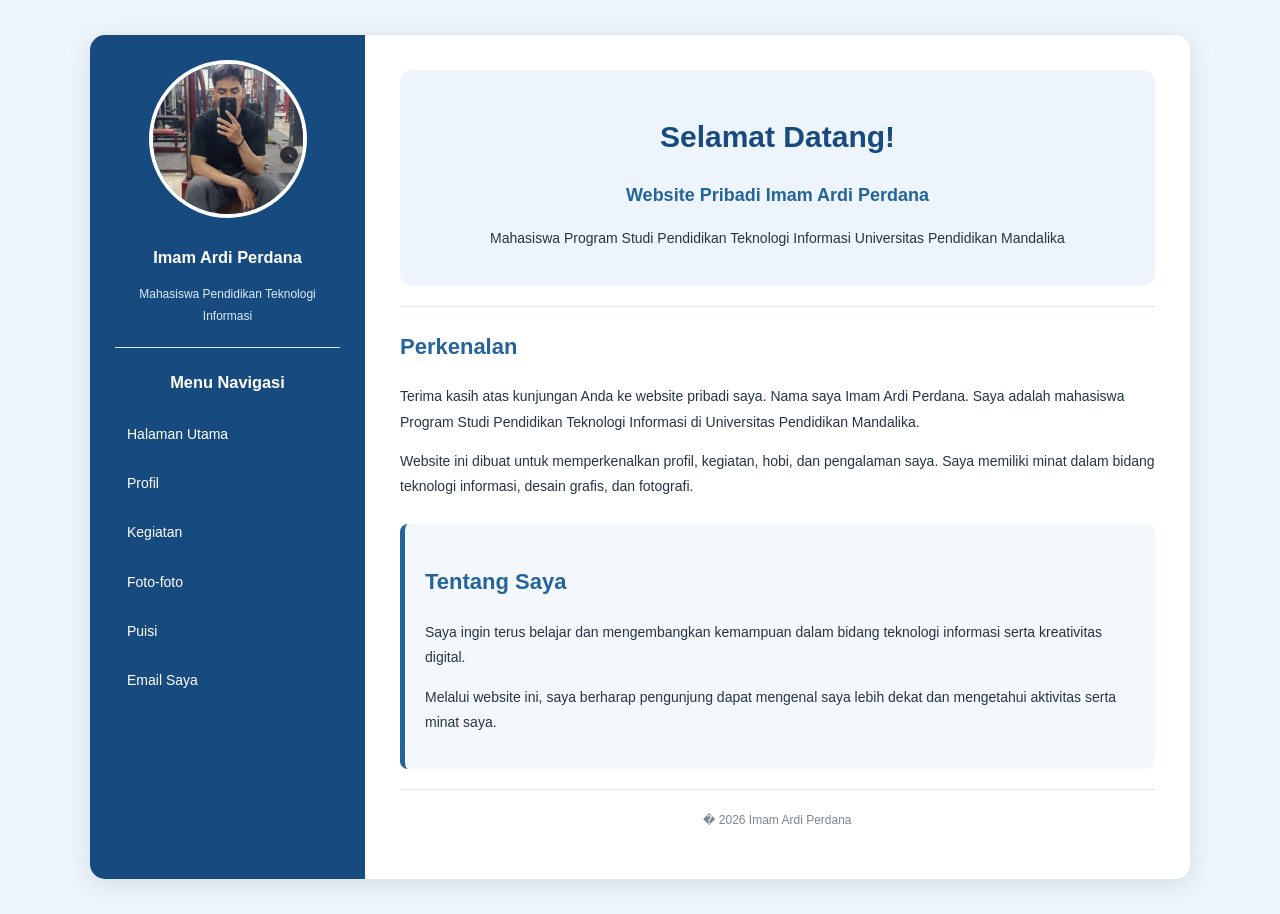
<file: index.html>
<!DOCTYPE html>
<html>
<head>
    <title>Personal Homepage Imam</title>
    <link rel="stylesheet" href="style.css">
</head>

<body>

<table class="layout" border="0" cellpadding="8">

<tr>

    <!-- Kolom kiri: Foto dan Menu -->
    <td class="sidebar" width="25%" valign="top">

        <!-- Foto Profil -->
        <div class="profile">

            <img src="gambar/foto.jpg"
                 width="150"
                 height="150"
                 alt="Foto Imam Ardi Perdana">

            <h3>Imam Ardi Perdana</h3>
            <p>Mahasiswa Pendidikan Teknologi Informasi</p>

        </div>

        <hr>

        <!-- Menu Navigasi -->
        <h3>Menu Navigasi</h3>

        <ul class="menu">
            <li><a href="index.html">Halaman Utama</a></li>
            <li><a href="profil.html">Profil</a></li>
            <li><a href="kegiatan.html">Kegiatan</a></li>
            <li><a href="foto.html">Foto-foto</a></li>
            <li><a href="puisi.html">Puisi</a></li>
            <li><a href="mailto:emailkamu@gmail.com">Email Saya</a></li>
        </ul>

    </td>

    <!-- Kolom kanan: Isi Halaman -->
    <td class="content" valign="top">

        <div class="welcome">
            <h1>Selamat Datang!</h1>

            <h2>Website Pribadi Imam Ardi Perdana</h2>

            <p>
                Mahasiswa Program Studi Pendidikan Teknologi Informasi
                Universitas Pendidikan Mandalika
            </p>
        </div>

        <hr>

        <h2>Perkenalan</h2>

        <p>
            Terima kasih atas kunjungan Anda ke website pribadi saya.
            Nama saya Imam Ardi Perdana. Saya adalah mahasiswa
            Program Studi Pendidikan Teknologi Informasi di
            Universitas Pendidikan Mandalika.
        </p>

        <p>
            Website ini dibuat untuk memperkenalkan profil,
            kegiatan, hobi, dan pengalaman saya.
            Saya memiliki minat dalam bidang teknologi informasi,
            desain grafis, dan fotografi.
        </p>

        <div class="about">
            <h2>Tentang Saya</h2>

            <p>
                Saya ingin terus belajar dan mengembangkan kemampuan
                dalam bidang teknologi informasi serta kreativitas
                digital.
            </p>

            <p>
                Melalui website ini, saya berharap pengunjung
                dapat mengenal saya lebih dekat dan mengetahui
                aktivitas serta minat saya.
            </p>
        </div>

        <hr>

        <p class="footer">
            � 2026 Imam Ardi Perdana
        </p>

    </td>

</tr>

</table>

</body>
</html>
</file>
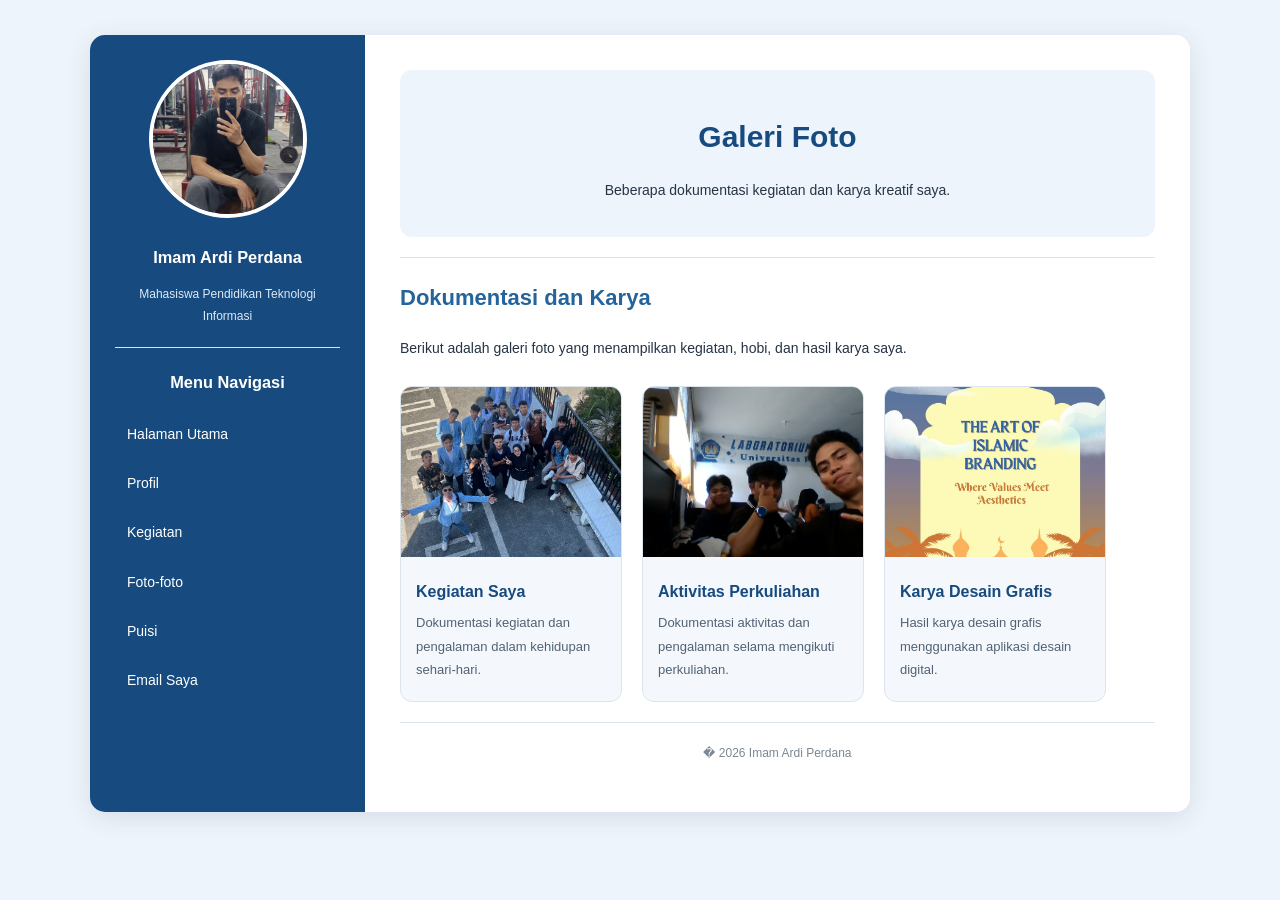
<file: foto.html>
<!DOCTYPE html>
<html>
<head>
    <title>Galeri Foto - Imam Ardi Perdana</title>
    <link rel="stylesheet" href="style.css">
</head>

<body>

<table class="layout" border="0" cellpadding="8">

<tr>

    <!-- SIDEBAR KIRI -->
    <td class="sidebar" width="25%" valign="top">

        <div class="profile">

            <img src="gambar/foto.jpg"
                 width="150"
                 height="150"
                 alt="Foto Imam Ardi Perdana">

            <h3>Imam Ardi Perdana</h3>

            <p>Mahasiswa Pendidikan Teknologi Informasi</p>

        </div>

        <hr>

        <h3>Menu Navigasi</h3>

        <ul class="menu">
            <li><a href="index.html">Halaman Utama</a></li>
            <li><a href="profil.html">Profil</a></li>
            <li><a href="kegiatan.html">Kegiatan</a></li>
            <li><a href="foto.html">Foto-foto</a></li>
            <li><a href="puisi.html">Puisi</a></li>
            <li><a href="mailto:emailkamu@gmail.com">Email Saya</a></li>
        </ul>

    </td>

    <!-- KONTEN GALERI -->
    <td class="content" valign="top">

        <div class="welcome">
            <h1>Galeri Foto</h1>

            <p>
                Beberapa dokumentasi kegiatan dan karya
                kreatif saya.
            </p>
        </div>

        <hr>

        <h2>Dokumentasi dan Karya</h2>

        <p>
            Berikut adalah galeri foto yang menampilkan
            kegiatan, hobi, dan hasil karya saya.
        </p>

        <!-- GALERI FOTO -->
        <div class="gallery">

            <div class="gallery-card">

                <img src="gambar/kegiatan1.jpg"
                     alt="Dokumentasi kegiatan pertama">

                <h3>Kegiatan Saya</h3>

                <p>
                    Dokumentasi kegiatan dan pengalaman
                    dalam kehidupan sehari-hari.
                </p>

            </div>

            <div class="gallery-card">

                <img src="gambar/kegiatan2.jpg"
                     alt="Dokumentasi kegiatan kedua">

                <h3>Aktivitas Perkuliahan</h3>

                <p>
                    Dokumentasi aktivitas dan pengalaman
                    selama mengikuti perkuliahan.
                </p>

            </div>

            <div class="gallery-card">

                <img src="gambar/desain.jpg"
                     alt="Hasil karya desain grafis">

                <h3>Karya Desain Grafis</h3>

                <p>
                    Hasil karya desain grafis menggunakan
                    aplikasi desain digital.
                </p>

            </div>

        </div>

        <hr>

        <p class="footer">
            � 2026 Imam Ardi Perdana
        </p>

    </td>

</tr>

</table>

</body>
</html>
</file>
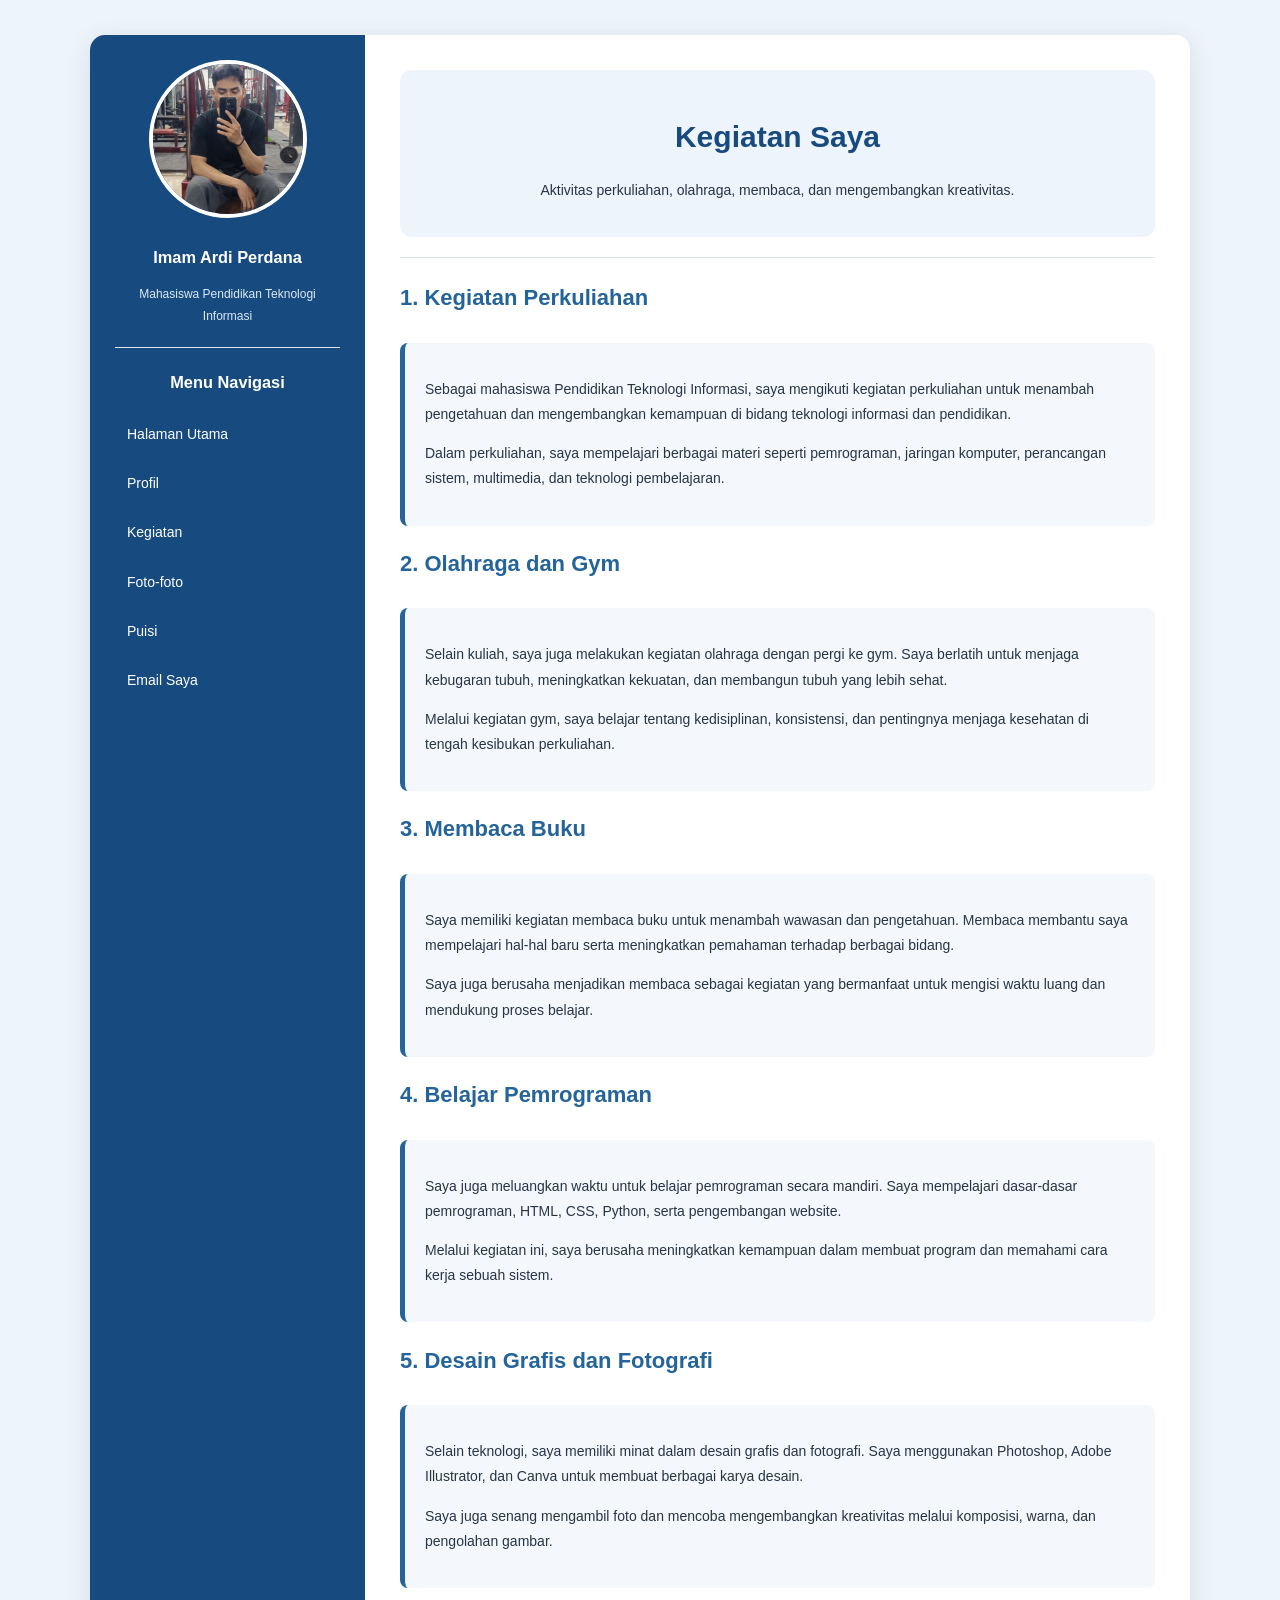
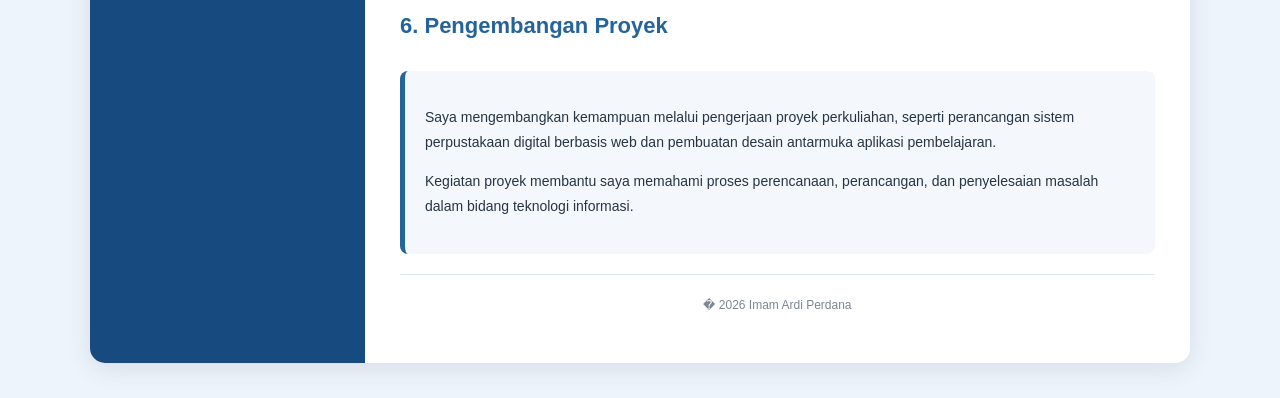
<file: kegiatan.html>
<!DOCTYPE html>
<html>
<head>
    <title>Kegiatan - Imam Ardi Perdana</title>
    <link rel="stylesheet" href="style.css">
</head>

<body>

<table class="layout" border="0" cellpadding="8">

<tr>

    <!-- SIDEBAR KIRI -->
    <td class="sidebar" width="25%" valign="top">

        <div class="profile">

            <img src="gambar/foto.jpg"
                 width="150"
                 height="150"
                 alt="Foto Imam Ardi Perdana">

            <h3>Imam Ardi Perdana</h3>

            <p>Mahasiswa Pendidikan Teknologi Informasi</p>

        </div>

        <hr>

        <h3>Menu Navigasi</h3>

        <ul class="menu">
            <li><a href="index.html">Halaman Utama</a></li>
            <li><a href="profil.html">Profil</a></li>
            <li><a href="kegiatan.html">Kegiatan</a></li>
            <li><a href="foto.html">Foto-foto</a></li>
            <li><a href="puisi.html">Puisi</a></li>
            <li><a href="mailto:emailkamu@gmail.com">Email Saya</a></li>
        </ul>

    </td>

    <!-- KONTEN KEGIATAN -->
    <td class="content" valign="top">

        <div class="welcome">
            <h1>Kegiatan Saya</h1>

            <p>
                Aktivitas perkuliahan, olahraga, membaca,
                dan mengembangkan kreativitas.
            </p>
        </div>

        <hr>

        <h2>1. Kegiatan Perkuliahan</h2>

        <div class="about">

            <p>
                Sebagai mahasiswa Pendidikan Teknologi Informasi,
                saya mengikuti kegiatan perkuliahan untuk
                menambah pengetahuan dan mengembangkan kemampuan
                di bidang teknologi informasi dan pendidikan.
            </p>

            <p>
                Dalam perkuliahan, saya mempelajari berbagai
                materi seperti pemrograman, jaringan komputer,
                perancangan sistem, multimedia, dan teknologi
                pembelajaran.
            </p>

        </div>

        <h2>2. Olahraga dan Gym</h2>

        <div class="about">

            <p>
                Selain kuliah, saya juga melakukan kegiatan
                olahraga dengan pergi ke gym. Saya berlatih
                untuk menjaga kebugaran tubuh, meningkatkan
                kekuatan, dan membangun tubuh yang lebih sehat.
            </p>

            <p>
                Melalui kegiatan gym, saya belajar tentang
                kedisiplinan, konsistensi, dan pentingnya
                menjaga kesehatan di tengah kesibukan
                perkuliahan.
            </p>

        </div>

        <h2>3. Membaca Buku</h2>

        <div class="about">

            <p>
                Saya memiliki kegiatan membaca buku untuk
                menambah wawasan dan pengetahuan. Membaca
                membantu saya mempelajari hal-hal baru serta
                meningkatkan pemahaman terhadap berbagai bidang.
            </p>

            <p>
                Saya juga berusaha menjadikan membaca sebagai
                kegiatan yang bermanfaat untuk mengisi waktu
                luang dan mendukung proses belajar.
            </p>

        </div>

        <h2>4. Belajar Pemrograman</h2>

        <div class="about">

            <p>
                Saya juga meluangkan waktu untuk belajar
                pemrograman secara mandiri. Saya mempelajari
                dasar-dasar pemrograman, HTML, CSS, Python,
                serta pengembangan website.
            </p>

            <p>
                Melalui kegiatan ini, saya berusaha meningkatkan
                kemampuan dalam membuat program dan memahami
                cara kerja sebuah sistem.
            </p>

        </div>

        <h2>5. Desain Grafis dan Fotografi</h2>

        <div class="about">

            <p>
                Selain teknologi, saya memiliki minat dalam
                desain grafis dan fotografi. Saya menggunakan
                Photoshop, Adobe Illustrator, dan Canva untuk
                membuat berbagai karya desain.
            </p>

            <p>
                Saya juga senang mengambil foto dan mencoba
                mengembangkan kreativitas melalui komposisi,
                warna, dan pengolahan gambar.
            </p>

        </div>

        <h2>6. Pengembangan Proyek</h2>

        <div class="about">

            <p>
                Saya mengembangkan kemampuan melalui pengerjaan
                proyek perkuliahan, seperti perancangan sistem
                perpustakaan digital berbasis web dan pembuatan
                desain antarmuka aplikasi pembelajaran.
            </p>

            <p>
                Kegiatan proyek membantu saya memahami proses
                perencanaan, perancangan, dan penyelesaian
                masalah dalam bidang teknologi informasi.
            </p>

        </div>

        <hr>

        <p class="footer">
            � 2026 Imam Ardi Perdana
        </p>

    </td>

</tr>

</table>

</body>
</html>
</file>
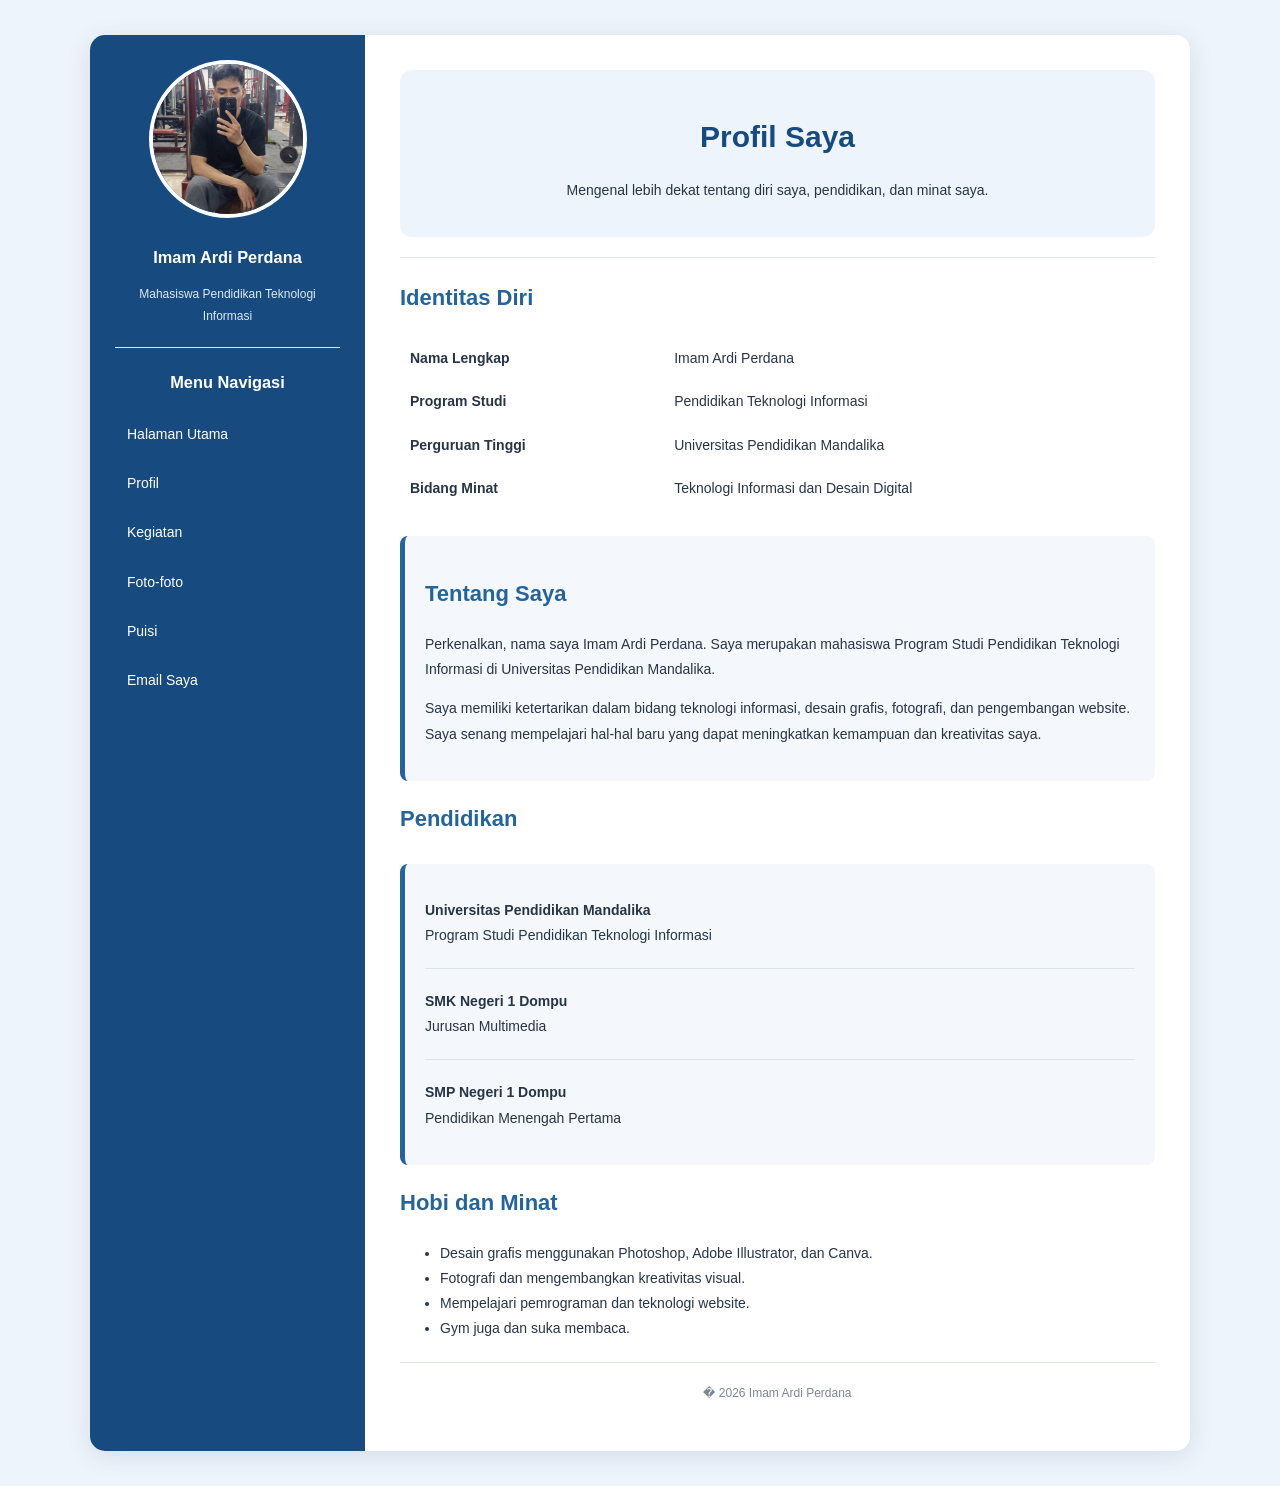
<file: profil.html>
<!DOCTYPE html>
<html>
<head>
    <title>Profil - Imam Ardi Perdana</title>
    <link rel="stylesheet" href="style.css">
</head>

<body>

<table class="layout" border="0" cellpadding="8">

<tr>

    <!-- SIDEBAR KIRI -->
    <td class="sidebar" width="25%" valign="top">

        <div class="profile">

            <img src="gambar/foto.jpg"
                 width="150"
                 height="150"
                 alt="Foto Imam Ardi Perdana">

            <h3>Imam Ardi Perdana</h3>

            <p>Mahasiswa Pendidikan Teknologi Informasi</p>

        </div>

        <hr>

        <h3>Menu Navigasi</h3>

        <ul class="menu">
            <li><a href="index.html">Halaman Utama</a></li>
            <li><a href="profil.html">Profil</a></li>
            <li><a href="kegiatan.html">Kegiatan</a></li>
            <li><a href="foto.html">Foto-foto</a></li>
            <li><a href="puisi.html">Puisi</a></li>
            <li><a href="mailto:emailkamu@gmail.com">Email Saya</a></li>
        </ul>

    </td>

    <!-- KONTEN PROFIL -->
    <td class="content" valign="top">

        <div class="welcome">
            <h1>Profil Saya</h1>

            <p>
                Mengenal lebih dekat tentang diri saya,
                pendidikan, dan minat saya.
            </p>
        </div>

        <hr>

        <h2>Identitas Diri</h2>

        <table border="0" cellpadding="8" width="100%">

            <tr>
                <td width="35%"><b>Nama Lengkap</b></td>
                <td>Imam Ardi Perdana</td>
            </tr>

            <tr>
                <td><b>Program Studi</b></td>
                <td>Pendidikan Teknologi Informasi</td>
            </tr>

            <tr>
                <td><b>Perguruan Tinggi</b></td>
                <td>Universitas Pendidikan Mandalika</td>
            </tr>

            <tr>
                <td><b>Bidang Minat</b></td>
                <td>Teknologi Informasi dan Desain Digital</td>
            </tr>

        </table>

        <div class="about">

            <h2>Tentang Saya</h2>

            <p>
                Perkenalkan, nama saya Imam Ardi Perdana.
                Saya merupakan mahasiswa Program Studi
                Pendidikan Teknologi Informasi di
                Universitas Pendidikan Mandalika.
            </p>

            <p>
                Saya memiliki ketertarikan dalam bidang
                teknologi informasi, desain grafis,
                fotografi, dan pengembangan website.
                Saya senang mempelajari hal-hal baru
                yang dapat meningkatkan kemampuan dan
                kreativitas saya.
            </p>

        </div>

        <h2>Pendidikan</h2>

        <div class="about">

            <p>
                <b>Universitas Pendidikan Mandalika</b><br>
                Program Studi Pendidikan Teknologi Informasi
            </p>

            <hr>

            <p>
                <b>SMK Negeri 1 Dompu</b><br>
                Jurusan Multimedia
            </p>

            <hr>

            <p>
                <b>SMP Negeri 1 Dompu</b><br>
                Pendidikan Menengah Pertama
            </p>

        </div>

        <h2>Hobi dan Minat</h2>

        <ul>
            <li>Desain grafis menggunakan Photoshop,
                Adobe Illustrator, dan Canva.</li>

            <li>Fotografi dan mengembangkan kreativitas visual.</li>

            <li>Mempelajari pemrograman dan teknologi website.</li>
			
			<li>Gym juga dan suka membaca.</li>
        </ul>

        <hr>

        <p class="footer">
            � 2026 Imam Ardi Perdana
        </p>

    </td>

</tr>

</table>

</body>
</html>
</file>
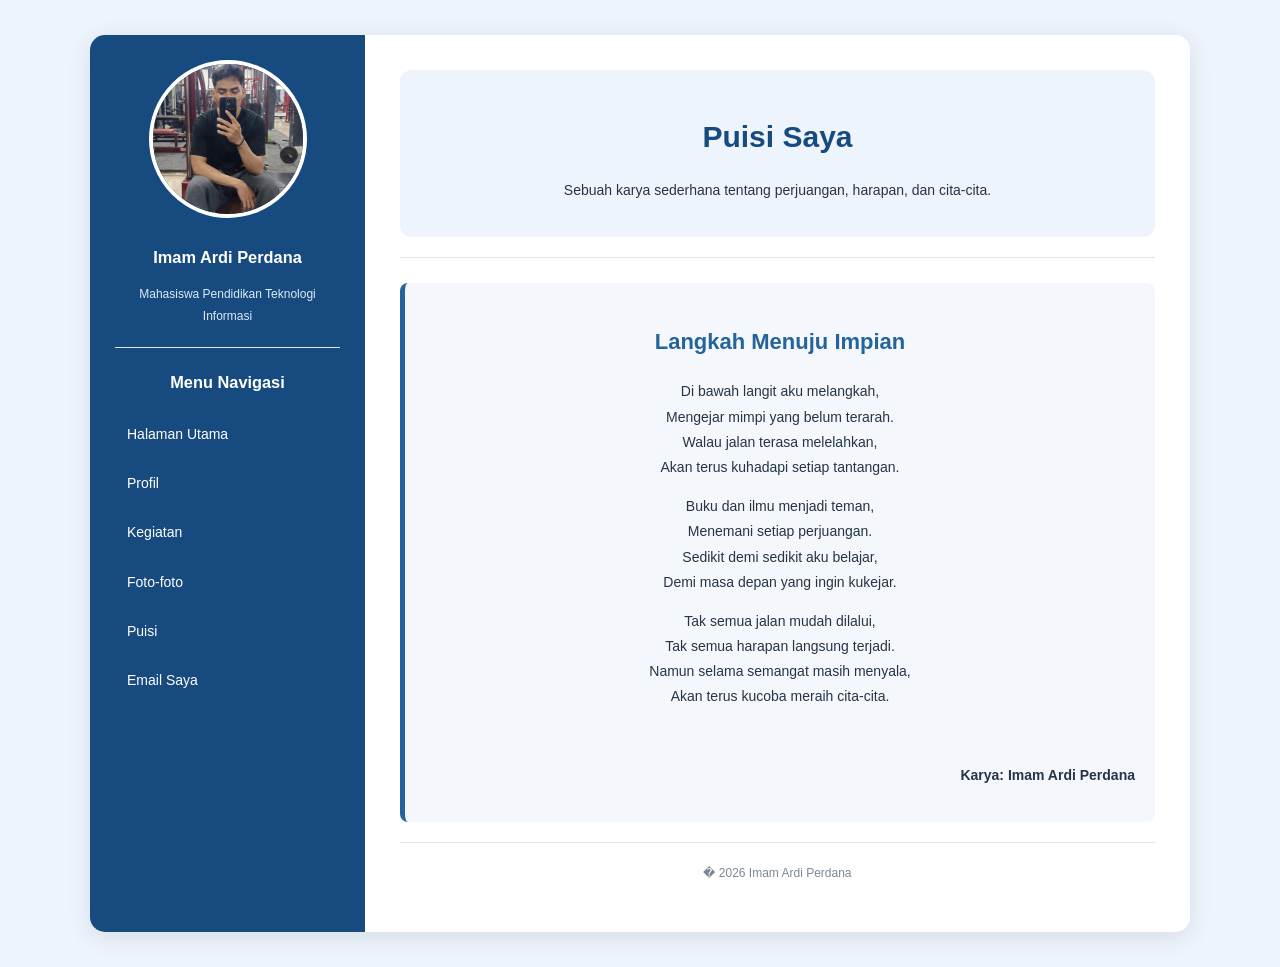
<file: puisi.html>
<!DOCTYPE html>
<html>
<head>
    <title>Puisi - Imam Ardi Perdana</title>
    <link rel="stylesheet" href="style.css">
</head>

<body>

<table class="layout" border="0" cellpadding="8">

<tr>

    <!-- SIDEBAR KIRI -->
    <td class="sidebar" width="25%" valign="top">

        <div class="profile">

            <img src="gambar/foto.jpg"
                 width="150"
                 height="150"
                 alt="Foto Imam Ardi Perdana">

            <h3>Imam Ardi Perdana</h3>

            <p>Mahasiswa Pendidikan Teknologi Informasi</p>

        </div>

        <hr>

        <h3>Menu Navigasi</h3>

        <ul class="menu">
            <li><a href="index.html">Halaman Utama</a></li>
            <li><a href="profil.html">Profil</a></li>
            <li><a href="kegiatan.html">Kegiatan</a></li>
            <li><a href="foto.html">Foto-foto</a></li>
            <li><a href="puisi.html">Puisi</a></li>
            <li><a href="mailto:emailkamu@gmail.com">Email Saya</a></li>
        </ul>

    </td>

    <!-- KONTEN PUISI -->
    <td class="content" valign="top">

        <div class="welcome">
            <h1>Puisi Saya</h1>

            <p>
                Sebuah karya sederhana tentang perjuangan,
                harapan, dan cita-cita.
            </p>
        </div>

        <hr>

        <div class="about">

            <center>

                <h2>Langkah Menuju Impian</h2>

                <p>
                    Di bawah langit aku melangkah,<br>
                    Mengejar mimpi yang belum terarah.<br>
                    Walau jalan terasa melelahkan,<br>
                    Akan terus kuhadapi setiap tantangan.
                </p>

                <p>
                    Buku dan ilmu menjadi teman,<br>
                    Menemani setiap perjuangan.<br>
                    Sedikit demi sedikit aku belajar,<br>
                    Demi masa depan yang ingin kukejar.
                </p>

                <p>
                    Tak semua jalan mudah dilalui,<br>
                    Tak semua harapan langsung terjadi.<br>
                    Namun selama semangat masih menyala,<br>
                    Akan terus kucoba meraih cita-cita.
                </p>

                <br>

                <p align="right">
                    <b>Karya: Imam Ardi Perdana</b>
                </p>

            </center>

        </div>

        <hr>

        <p class="footer">
            � 2026 Imam Ardi Perdana
        </p>

    </td>

</tr>

</table>

</body>
</html>
</file>
<file: style.css>
/* DESAIN PERSONAL HOMEPAGE IMAM */

body {
    margin: 0;
    padding: 0;
    background-color: #eef4fb;
    font-family: Verdana, Arial, sans-serif;
    color: #263445;
    font-size: 14px;
    line-height: 1.8;
}

/* Judul */
h1 {
    color: #174a7e;
    font-size: 30px;
    margin-bottom: 10px;
}

h2 {
    color: #24649b;
    font-size: 22px;
}

h3 {
    color: #174a7e;
}

/* Tabel utama */
body > table {
    width: 90%;
    max-width: 1100px;
    margin: 35px auto;
    border-spacing: 0;
    background-color: white;
    border-radius: 15px;
    overflow: hidden;
    box-shadow: 0 5px 25px rgba(30, 60, 90, 0.12);
}

/* Kolom sidebar */
body > table > tbody > tr > td:first-child {
    width: 25%;
    background-color: #174a7e;
    color: white;
    padding: 25px;
    vertical-align: top;
}

/* Nama di sidebar */
body > table > tbody > tr > td:first-child h3 {
    color: white;
    text-align: center;
}

/* Foto profil */
body > table img {
    max-width: 100%;
    height: auto;
    border-radius: 10px;
}

/* Menu */
body > table > tbody > tr > td:first-child ul {
    list-style: none;
    padding: 0;
}

body > table > tbody > tr > td:first-child li {
    margin: 8px 0;
}

body > table > tbody > tr > td:first-child a {
    display: block;
    padding: 8px 12px;
    color: white;
    text-decoration: none;
    border-radius: 6px;
}

body > table > tbody > tr > td:first-child a:hover {
    background-color: #2c659b;
}

/* Bagian isi */
body > table > tbody > tr > td:last-child {
    padding: 35px;
    vertical-align: top;
    background-color: white;
}

/* Garis pembatas */
hr {
    border: 0;
    border-top: 1px solid #dce5ee;
    margin: 20px 0;
}

/* Link isi */
body > table > tbody > tr > td:last-child a {
    color: #1769aa;
    text-decoration: none;
}

body > table > tbody > tr > td:last-child a:hover {
    text-decoration: underline;
}

/* Gambar galeri */
body > table > tbody > tr > td:last-child img {
    margin: 8px;
    border: 3px solid #eef4fb;
    border-radius: 10px;
}

/* Tampilan layar kecil */
@media screen and (max-width: 700px) {
    body > table {
        width: 100%;
        margin: 0;
    }

    body > table > tbody > tr > td {
        display: block;
        width: auto;
        box-sizing: border-box;
    }

    body > table > tbody > tr > td:last-child {
        padding: 20px;
    }
}


/* LAYOUT UTAMA */
.layout {
    width: 90%;
    max-width: 1100px;
    margin: 35px auto;
    border-spacing: 0;
    background-color: white;
    border-radius: 15px;
    overflow: hidden;
    box-shadow: 0 5px 25px rgba(30, 60, 90, 0.12);
}

/* SIDEBAR */
.sidebar {
    background-color: #174a7e;
    color: white;
    padding: 25px;
    vertical-align: top;
}

/* FOTO DAN PROFIL */
.profile {
    text-align: center;
}

.profile img {
    width: 150px;
    height: 150px;
    object-fit: cover;
    border-radius: 50%;
    border: 4px solid white;
}

.profile h3 {
    color: white;
    margin-bottom: 5px;
}

.profile p {
    font-size: 12px;
    color: #dceaf7;
}

/* MENU */
.menu {
    list-style: none;
    padding: 0;
}

.menu li {
    margin: 8px 0;
}

.menu a {
    display: block;
    padding: 10px 12px;
    color: white;
    text-decoration: none;
    border-radius: 7px;
}

.menu a:hover {
    background-color: #2c659b;
}

/* KONTEN UTAMA */
.content {
    padding: 35px;
    vertical-align: top;
    background-color: white;
}

.welcome {
    text-align: center;
    padding: 20px;
    background-color: #eef4fb;
    border-radius: 12px;
}

.welcome h1 {
    color: #174a7e;
    font-size: 30px;
}

.welcome h2 {
    font-size: 18px;
}

.about {
    background-color: #f4f8fc;
    padding: 20px;
    border-left: 5px solid #24649b;
    border-radius: 8px;
    margin-top: 25px;
}

.footer {
    text-align: center;
    color: #7b8794;
    font-size: 12px;
}

/* RESPONSIVE */
@media screen and (max-width: 700px) {
    .layout {
        width: 100%;
        margin: 0;
    }

    .layout tr,
    .layout td {
        display: block;
        width: auto;
        box-sizing: border-box;
    }

    .content {
        padding: 20px;
    }
}


/* GALERI FOTO */
.gallery {
    display: flex;
    flex-wrap: wrap;
    gap: 20px;
    margin-top: 25px;
}

.gallery-card {
    width: 220px;
    background-color: #f4f8fc;
    border: 1px solid #dce5ee;
    border-radius: 12px;
    overflow: hidden;
    padding-bottom: 15px;
    transition: transform 0.3s;
}

.gallery-card:hover {
    transform: translateY(-5px);
}

.gallery-card img {
    width: 100%;
    height: 170px;
    object-fit: cover;
    margin: 0 !important;
    border: none !important;
    border-radius: 0 !important;
}

.gallery-card h3 {
    font-size: 16px;
    margin: 12px 15px 5px;
}

.gallery-card p {
    font-size: 13px;
    margin: 5px 15px;
    color: #526274;
}

/* Galeri untuk layar kecil */
@media screen and (max-width: 700px) {
    .gallery {
        justify-content: center;
    }

    .gallery-card {
        width: 100%;
        max-width: 300px;
    }
}
</file>
